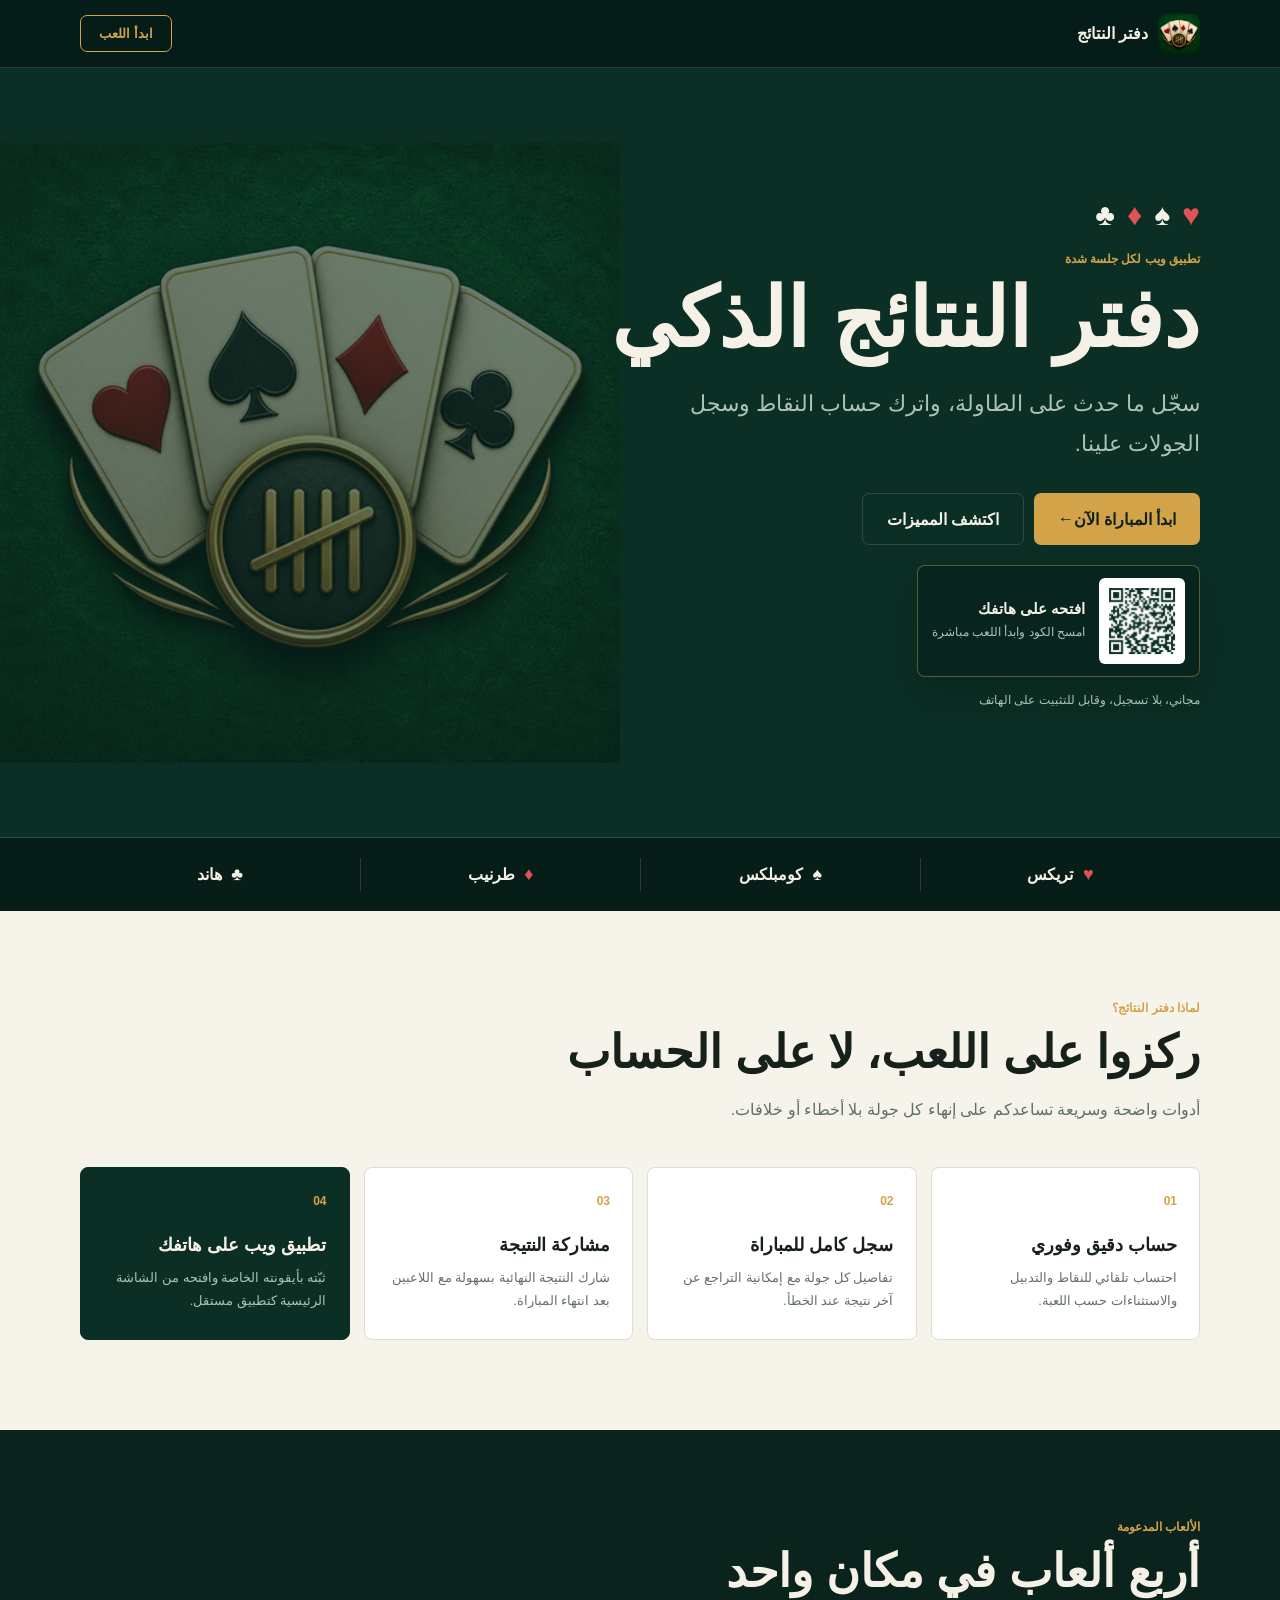
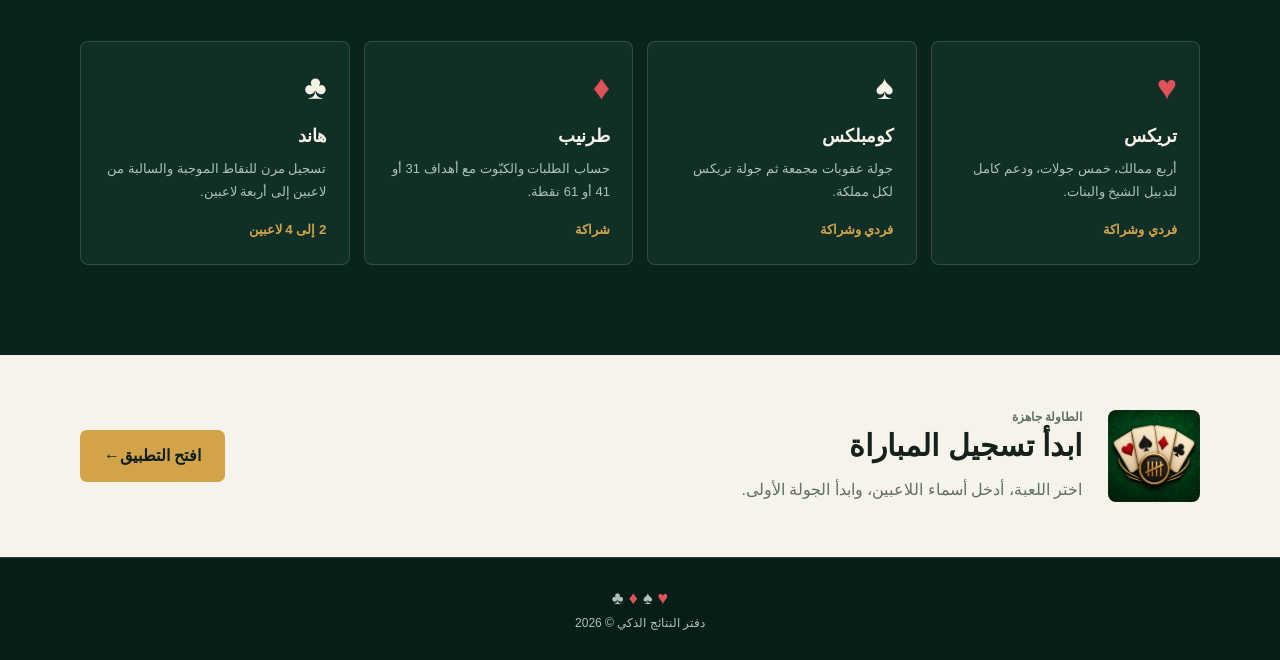
<file: index.html>
<!doctype html>
<html lang="ar" dir="rtl">
<head>
  <meta charset="utf-8">
  <meta name="viewport" content="width=device-width, initial-scale=1">
  <meta name="theme-color" content="#0b2f25">
  <meta name="description" content="دفتر نتائج ذكي لتريكس وكومبلكس وطرنيب وهاند. يحسب النقاط ويحفظ سجل المباراة تلقائيًا.">
  <meta name="application-name" content="دفتر النتائج">
  <meta name="apple-mobile-web-app-capable" content="yes">
  <meta name="apple-mobile-web-app-status-bar-style" content="black-translucent">
  <meta name="apple-mobile-web-app-title" content="دفتر النتائج">
  <title>دفتر النتائج الذكي</title>
  <link rel="manifest" href="app.webmanifest">
  <link rel="icon" type="image/png" sizes="32x32" href="icons/icon-32.png">
  <link rel="apple-touch-icon" sizes="180x180" href="icons/icon-180.png">
  <link rel="stylesheet" href="landing.css">
</head>
<body>
  <nav class="site-nav" aria-label="التنقل الرئيسي">
    <a class="brand" href="/">
      <img src="icons/icon-192.png" alt="">
      <span>دفتر النتائج</span>
    </a>
    <a class="nav-action" href="app.html">ابدأ اللعب</a>
  </nav>

  <main>
    <section class="hero">
      <img class="hero-art" src="icons/icon-512.png" alt="" aria-hidden="true">
      <div class="hero-content">
        <div class="suits" aria-hidden="true">
          <span class="red">♥</span><span>♠</span><span class="red">♦</span><span>♣</span>
        </div>
        <p class="eyebrow">تطبيق ويب لكل جلسة شدة</p>
        <h1>دفتر النتائج الذكي</h1>
        <p class="hero-copy">سجّل ما حدث على الطاولة، واترك حساب النقاط وسجل الجولات علينا.</p>
        <div class="hero-actions">
          <a class="primary-action" href="app.html">ابدأ المباراة الآن <span aria-hidden="true">←</span></a>
          <a class="secondary-action" href="#features">اكتشف المميزات</a>
        </div>
        <div class="hero-qr" aria-label="رابط سريع لفتح التطبيق على الهاتف">
          <img src="icons/qr-render.png" alt="QR code for Daftar Al-Shaddeh">
          <div>
            <strong>افتحه على هاتفك</strong>
            <span>امسح الكود وابدأ اللعب مباشرة</span>
          </div>
        </div>
        
        <p class="hero-note">مجاني، بلا تسجيل، وقابل للتثبيت على الهاتف</p>
      </div>
    </section>

    <section class="game-strip" aria-label="الألعاب المدعومة">
      <span><b class="red">♥</b> تريكس</span>
      <span><b>♠</b> كومبلكس</span>
      <span><b class="red">♦</b> طرنيب</span>
      <span><b>♣</b> هاند</span>
    </section>

    <section class="section features" id="features">
      <div class="section-heading">
        <p class="section-label">لماذا دفتر النتائج؟</p>
        <h2>ركزوا على اللعب، لا على الحساب</h2>
        <p>أدوات واضحة وسريعة تساعدكم على إنهاء كل جولة بلا أخطاء أو خلافات.</p>
      </div>
      <div class="feature-grid">
        <article>
          <span class="feature-mark" aria-hidden="true">01</span>
          <h3>حساب دقيق وفوري</h3>
          <p>احتساب تلقائي للنقاط والتدبيل والاستثناءات حسب اللعبة.</p>
        </article>
        <article>
          <span class="feature-mark" aria-hidden="true">02</span>
          <h3>سجل كامل للمباراة</h3>
          <p>تفاصيل كل جولة مع إمكانية التراجع عن آخر نتيجة عند الخطأ.</p>
        </article>
        <article>
          <span class="feature-mark" aria-hidden="true">03</span>
          <h3>مشاركة النتيجة</h3>
          <p>شارك النتيجة النهائية بسهولة مع اللاعبين بعد انتهاء المباراة.</p>
        </article>
        <article class="featured">
          <span class="feature-mark" aria-hidden="true">04</span>
          <h3>تطبيق ويب على هاتفك</h3>
          <p>ثبّته بأيقونته الخاصة وافتحه من الشاشة الرئيسية كتطبيق مستقل.</p>
        </article>
      </div>
    </section>

    <section class="section games-section">
      <div class="section-heading">
        <p class="section-label">الألعاب المدعومة</p>
        <h2>أربع ألعاب في مكان واحد</h2>
      </div>
      <div class="games-grid">
        <article>
          <span class="game-symbol red">♥</span>
          <h3>تريكس</h3>
          <p>أربع ممالك، خمس جولات، ودعم كامل لتدبيل الشيخ والبنات.</p>
          <small>فردي وشراكة</small>
        </article>
        <article>
          <span class="game-symbol">♠</span>
          <h3>كومبلكس</h3>
          <p>جولة عقوبات مجمعة ثم جولة تريكس لكل مملكة.</p>
          <small>فردي وشراكة</small>
        </article>
        <article>
          <span class="game-symbol red">♦</span>
          <h3>طرنيب</h3>
          <p>حساب الطلبات والكبّوت مع أهداف 31 أو 41 أو 61 نقطة.</p>
          <small>شراكة</small>
        </article>
        <article>
          <span class="game-symbol">♣</span>
          <h3>هاند</h3>
          <p>تسجيل مرن للنقاط الموجبة والسالبة من لاعبين إلى أربعة لاعبين.</p>
          <small>2 إلى 4 لاعبين</small>
        </article>
      </div>
    </section>

    <section class="final-action">
      <img src="icons/icon-192.png" alt="">
      <div>
        <p class="section-label">الطاولة جاهزة</p>
        <h2>ابدأ تسجيل المباراة</h2>
        <p>اختر اللعبة، أدخل أسماء اللاعبين، وابدأ الجولة الأولى.</p>
      </div>
      <a class="primary-action" href="app.html">افتح التطبيق <span aria-hidden="true">←</span></a>
    </section>
  </main>

  <footer>
    <span><b class="red">♥</b> ♠ <b class="red">♦</b> ♣</span>
    <p>دفتر النتائج الذكي © 2026</p>
  </footer>
</body>
</html>
</file>
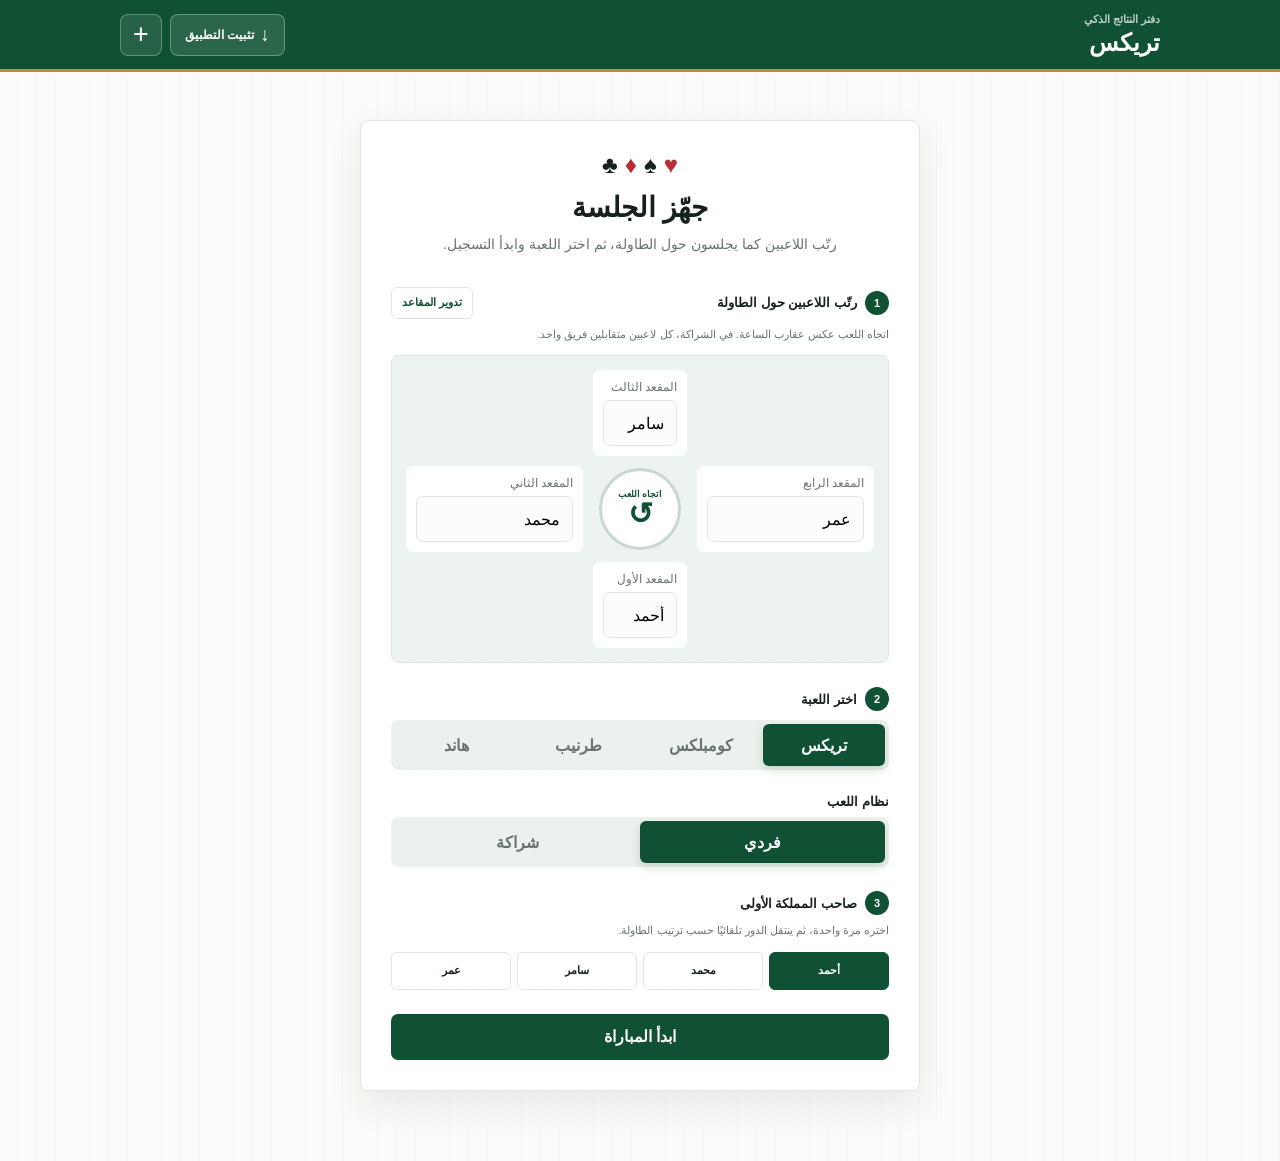
<file: app.html>
<!doctype html>
<html lang="ar" dir="rtl">
<head>
  <meta charset="utf-8">
  <meta name="viewport" content="width=device-width, initial-scale=1">
  <meta name="theme-color" content="#0f5132">
  <meta name="application-name" content="دفتر النتائج">
  <meta name="apple-mobile-web-app-capable" content="yes">
  <meta name="apple-mobile-web-app-status-bar-style" content="black-translucent">
  <meta name="apple-mobile-web-app-title" content="دفتر النتائج">
  <link rel="manifest" href="app.webmanifest">
  <link rel="icon" type="image/png" sizes="32x32" href="icons/icon-32.png">
  <link rel="apple-touch-icon" sizes="180x180" href="icons/icon-180.png">
  <title>دفتر تريكس</title>
  <link rel="stylesheet" href="styles.css">
</head>
<body>
  <header class="app-header">
    <div>
      <p class="eyebrow">دفتر النتائج الذكي</p>
      <h1>تريكس</h1>
    </div>
    <div class="header-actions">
      <button class="install-button" id="installAppButton" type="button">
        <span class="install-symbol" aria-hidden="true">↓</span>
        <span>تثبيت التطبيق</span>
      </button>
      <button class="icon-button" id="newGameButton" title="مباراة جديدة" aria-label="مباراة جديدة">
        <span aria-hidden="true">+</span>
      </button>
    </div>
  </header>

  <main>
    <section class="screen active" id="setupScreen">
      <div class="setup-intro">
        <div class="deck-mark" aria-hidden="true">
          <span class="red">♥</span><span>♠</span><span class="red">♦</span><span>♣</span>
        </div>
        <h2>جهّز الجلسة</h2>
        <p>رتّب اللاعبين كما يجلسون حول الطاولة، ثم اختر اللعبة وابدأ التسجيل.</p>
      </div>

      <div class="control-group table-control">
        <div class="control-heading">
          <div>
            <span class="step-number">1</span>
            <span class="control-label">رتّب اللاعبين حول الطاولة</span>
          </div>
          <button class="small-action" id="rotateSeatsButton" type="button">تدوير المقاعد</button>
        </div>
        <p class="control-help">اتجاه اللعب عكس عقارب الساعة. في الشراكة، كل لاعبين متقابلين فريق واحد.</p>
        <div class="players-form table-seats" id="playersForm"></div>
      </div>

      <div class="control-group">
        <div class="control-heading">
          <div>
            <span class="step-number">2</span>
            <span class="control-label">اختر اللعبة</span>
          </div>
        </div>
        <div class="segmented game-segmented" role="radiogroup" aria-label="اللعبة">
          <button class="segment game-choice active" data-game="trix" role="radio" aria-checked="true">تريكس</button>
          <button class="segment game-choice" data-game="complex" role="radio" aria-checked="false">كومبلكس</button>
          <button class="segment game-choice" data-game="tarneeb" role="radio" aria-checked="false">طرنيب</button>
          <button class="segment game-choice" data-game="hand" role="radio" aria-checked="false">هاند</button>
        </div>
      </div>

      <div class="control-group" id="modeControl">
        <span class="control-label">نظام اللعب</span>
        <div class="segmented" role="radiogroup" aria-label="نظام اللعب">
          <button class="segment mode-choice active" data-mode="individual" role="radio" aria-checked="true">فردي</button>
          <button class="segment mode-choice" data-mode="partnership" role="radio" aria-checked="false">شراكة</button>
        </div>
      </div>

      <div class="control-group hidden" id="targetControl">
        <span class="control-label">تنتهي المباراة عند</span>
        <div class="segmented target-segmented" role="radiogroup" aria-label="نقاط نهاية المباراة">
          <button class="segment target-choice active" data-target="31" role="radio" aria-checked="true">31</button>
          <button class="segment target-choice" data-target="41" role="radio" aria-checked="false">41</button>
          <button class="segment target-choice" data-target="61" role="radio" aria-checked="false">61</button>
        </div>
      </div>

      <div class="control-group hidden" id="handPlayerCountControl">
        <span class="control-label">عدد لاعبي هاند</span>
        <div class="segmented hand-player-count-segmented" role="radiogroup" aria-label="عدد لاعبي هاند">
          <button class="segment hand-player-count-choice" data-player-count="2" role="radio" aria-checked="false">لاعبان</button>
          <button class="segment hand-player-count-choice" data-player-count="3" role="radio" aria-checked="false">3 لاعبين</button>
          <button class="segment hand-player-count-choice active" data-player-count="4" role="radio" aria-checked="true">4 لاعبين</button>
        </div>
        <small class="control-help hand-count-help">الشراكة متاحة فقط عند اختيار أربعة لاعبين.</small>
      </div>

      <div class="control-group hidden" id="handEndControl">
        <span class="control-label">طريقة إنهاء هاند</span>
        <div class="segmented hand-end-segmented" role="radiogroup" aria-label="طريقة إنهاء هاند">
          <button class="segment hand-end-choice active" data-hand-end="manual" role="radio" aria-checked="true">يدوي</button>
          <button class="segment hand-end-choice" data-hand-end="five" role="radio" aria-checked="false">بعد 5 جولات</button>
          <button class="segment hand-end-choice" data-hand-end="minus200" role="radio" aria-checked="false">عند سالب 200</button>
        </div>
      </div>

      <div class="control-group" id="starterControl">
        <div class="control-heading">
          <div>
            <span class="step-number">3</span>
            <span class="control-label">صاحب المملكة الأولى</span>
          </div>
        </div>
        <p class="control-help">اختره مرة واحدة، ثم ينتقل الدور تلقائيًا حسب ترتيب الطاولة.</p>
        <div class="starter-options" id="starterOptions"></div>
      </div>

      <button class="primary-button" id="startGameButton">ابدأ المباراة</button>
    </section>

    <section class="screen" id="gameScreen">
      <section class="score-strip" id="scoreStrip" aria-label="النتائج الحالية"></section>

      <div class="game-layout">
        <div class="game-main">
          <section class="round-picker">
            <div class="section-heading">
              <div>
                <p class="eyebrow">اختر الجولة</p>
                <h2 id="roundHeading">ماذا لعبتم؟</h2>
                <div class="kingdom-status" id="kingdomStatus"></div>
              </div>
              <span class="round-counter" id="roundCounter">0 جولة</span>
            </div>
            <div class="round-tabs" id="roundTabs"></div>
          </section>

          <section class="round-workspace" id="roundWorkspace"></section>

          <section class="history-section">
            <div class="section-heading compact">
              <div>
                <p class="eyebrow">سجل المباراة</p>
                <h2>الجولات السابقة</h2>
              </div>
              <button class="text-button" id="undoButton" disabled>تراجع</button>
            </div>
            <div class="history-list" id="historyList">
              <p class="empty-state">لم تُسجّل أي جولة بعد.</p>
            </div>
          </section>
        </div>

        <aside class="quick-guide" id="quickGuide">
          <button class="quick-guide-toggle" id="quickGuideToggle" aria-expanded="true">
            <span>دليل سريع</span>
            <span aria-hidden="true">⌃</span>
          </button>
          <div class="quick-guide-content" id="quickGuideContent"></div>
        </aside>
      </div>
    </section>
  </main>

  <div class="toast" id="toast" role="status" aria-live="polite"></div>

  <dialog id="iosInstallDialog">
    <div class="dialog-content install-dialog-content">
      <img src="icons/icon-180.png" alt="" class="install-dialog-icon">
      <h2>تثبيت التطبيق على الآيفون</h2>
      <ol class="install-steps">
        <li>افتح الموقع باستخدام متصفح سفاري.</li>
        <li>اضغط زر المشاركة أسفل الشاشة.</li>
        <li>اختر «إضافة إلى الشاشة الرئيسية» ثم اضغط «إضافة».</li>
      </ol>
      <button class="primary-button" id="closeIosInstallDialog" type="button">حسنًا</button>
    </div>
  </dialog>

  <dialog id="confirmDialog">
    <div class="dialog-content">
      <h2 id="dialogTitle">تأكيد الجولة</h2>
      <div id="dialogSummary"></div>
      <div class="dialog-actions">
        <button class="secondary-button" id="cancelDialogButton">عودة</button>
        <button class="primary-button" id="confirmDialogButton">حفظ الجولة</button>
      </div>
    </div>
  </dialog>

  <script src="scoring.js"></script>
  <script src="progression.js"></script>
  <script src="tarneeb-scoring.js"></script>
  <script src="hand-end.js"></script>
  <script src="hand-players.js"></script>
  <script src="complex-scoring.js"></script>
  <script src="seating.js"></script>
  <script src="app.js"></script>
</body>
</html>
</file>
<file: landing.css>
:root {
  --ink: #f5f1e6;
  --muted: #aec2b8;
  --dark: #071d18;
  --green: #0b2f25;
  --green-light: #155943;
  --gold: #d3a34a;
  --red: #e05258;
  --paper: #f6f3eb;
  --paper-ink: #17211b;
  --line: rgba(255,255,255,.14);
}

* { box-sizing: border-box; }
html { scroll-behavior: smooth; }
body {
  margin: 0;
  color: var(--ink);
  background: var(--dark);
  font-family: "Segoe UI", Tahoma, Arial, sans-serif;
}
a { color: inherit; text-decoration: none; }
.red { color: var(--red); }

.site-nav {
  position: sticky;
  top: 0;
  z-index: 20;
  display: flex;
  align-items: center;
  justify-content: space-between;
  min-height: 68px;
  padding: 10px max(18px, calc((100vw - 1120px) / 2));
  background: rgba(7,29,24,.96);
  border-bottom: 1px solid var(--line);
}
.brand { display: flex; align-items: center; gap: 10px; font-weight: 900; }
.brand img { width: 42px; height: 42px; border-radius: 8px; }
.nav-action {
  padding: 10px 18px;
  border: 1px solid var(--gold);
  border-radius: 7px;
  color: var(--gold);
  font-size: 13px;
  font-weight: 900;
}

.hero {
  position: relative;
  display: flex;
  align-items: center;
  min-height: calc(100svh - 130px);
  overflow: hidden;
  padding: 72px max(20px, calc((100vw - 1120px) / 2));
  background: var(--green);
  border-bottom: 1px solid var(--line);
}
.hero-art {
  position: absolute;
  left: max(-70px, calc((100vw - 1280px) / 2));
  width: min(54vw, 620px);
  opacity: .40;
  filter: saturate(.85);
}
.hero-content { position: relative; z-index: 1; width: min(650px, 100%); }
.suits { display: flex; gap: 12px; margin-bottom: 20px; font-size: 30px; }
.eyebrow, .section-label {
  margin: 0 0 10px;
  color: var(--gold);
  font-size: 12px;
  font-weight: 900;
}
.hero h1 {
  max-width: 650px;
  margin: 0;
  font-size: clamp(42px, 7vw, 82px);
  line-height: 1.05;
}
.hero-copy {
  max-width: 580px;
  margin: 22px 0 30px;
  color: var(--muted);
  font-size: clamp(17px, 2vw, 22px);
  line-height: 1.8;
}
.hero-actions { display: flex; flex-wrap: wrap; gap: 10px; }
.primary-action, .secondary-action {
  display: inline-flex;
  align-items: center;
  justify-content: center;
  min-height: 52px;
  padding: 0 24px;
  border-radius: 7px;
  font-weight: 900;
}
.primary-action { color: #102018; background: var(--gold); }
.secondary-action { border: 1px solid var(--line); color: var(--ink); }
.hero-note { margin: 16px 0 0; color: var(--muted); font-size: 12px; }
.hero-qr {
  display: inline-flex;
  align-items: center;
  gap: 14px;
  max-width: min(100%, 390px);
  margin-top: 20px;
  padding: 12px 14px;
  border: 1px solid rgba(211, 163, 74, .42);
  border-radius: 8px;
  background: rgba(7, 29, 24, .54);
  box-shadow: 0 18px 44px rgba(0, 0, 0, .18);
}
.hero-qr img {
  width: 86px;
  height: 86px;
  padding: 6px;
  border-radius: 6px;
  background: #fff;
}
.hero-qr strong,
.hero-qr span {
  display: block;
}
.hero-qr strong {
  color: var(--ink);
  font-size: 15px;
  font-weight: 900;
}
.hero-qr span {
  margin-top: 4px;
  color: var(--muted);
  font-size: 12px;
  line-height: 1.7;
}

.game-strip {
  display: grid;
  grid-template-columns: repeat(4, 1fr);
  width: min(1120px, calc(100% - 36px));
  margin: 0 auto;
  padding: 20px 0;
}
.game-strip span {
  padding: 6px 14px;
  border-left: 1px solid var(--line);
  text-align: center;
  font-weight: 800;
}
.game-strip span:last-child { border-left: 0; }
.game-strip b { margin-left: 5px; font-size: 18px; }

.section { padding: 90px max(20px, calc((100vw - 1120px) / 2)); }
.features { color: var(--paper-ink); background: var(--paper); }
.section-heading { max-width: 650px; margin-bottom: 42px; }
.section-heading h2, .final-action h2 {
  margin: 0 0 12px;
  font-size: clamp(30px, 4vw, 46px);
  line-height: 1.2;
}
.section-heading > p:last-child, .final-action p {
  color: #607068;
  line-height: 1.8;
}
.feature-grid, .games-grid {
  display: grid;
  grid-template-columns: repeat(4, 1fr);
  gap: 14px;
}
.feature-grid article, .games-grid article {
  min-width: 0;
  padding: 26px 22px;
  border: 1px solid #d8ded9;
  border-radius: 8px;
  background: #fff;
}
.feature-grid article.featured {
  color: var(--ink);
  background: var(--green);
  border-color: var(--green);
}
.feature-mark {
  display: block;
  margin-bottom: 26px;
  color: var(--gold);
  font-size: 12px;
  font-weight: 900;
}
.feature-grid h3, .games-grid h3 { margin: 0 0 10px; font-size: 18px; }
.feature-grid p, .games-grid p {
  margin: 0;
  color: #647169;
  font-size: 13px;
  line-height: 1.8;
}
.feature-grid .featured p { color: var(--muted); }

.games-section { background: #0a231d; }
.games-grid article { color: var(--ink); background: #102f27; border-color: var(--line); }
.games-grid p { color: var(--muted); }
.game-symbol { display: block; margin-bottom: 18px; font-size: 34px; }
.games-grid small {
  display: inline-block;
  margin-top: 18px;
  color: var(--gold);
  font-weight: 800;
}

.final-action {
  display: grid;
  grid-template-columns: 92px 1fr auto;
  align-items: center;
  gap: 26px;
  padding: 52px max(20px, calc((100vw - 1120px) / 2));
  color: var(--paper-ink);
  background: var(--paper);
}
.final-action img { width: 92px; height: 92px; border-radius: 8px; }
.final-action h2 { font-size: 30px; }
.final-action p { margin: 0; }

footer {
  padding: 30px 20px;
  color: var(--muted);
  text-align: center;
  border-top: 1px solid var(--line);
  font-size: 12px;
}
footer span { font-size: 18px; }
footer p { margin: 7px 0 0; }

@media (max-width: 860px) {
  .hero-art { left: -160px; width: 620px; opacity: .22; }
  .feature-grid, .games-grid { grid-template-columns: 1fr 1fr; }
}

@media (max-width: 600px) {
  .hero-qr { width: 100%; }
  .hero-qr img { width: 76px; height: 76px; }
  .site-nav { min-height: 60px; }
  .brand img { width: 36px; height: 36px; }
  .hero {
    min-height: calc(100svh - 116px);
    padding-top: 54px;
    padding-bottom: 54px;
  }
  .hero-art { left: -210px; width: 570px; }
  .hero h1 { font-size: 44px; }
  .hero-actions { align-items: stretch; flex-direction: column; }
  .game-strip { grid-template-columns: 1fr 1fr; }
  .game-strip span { border-bottom: 1px solid var(--line); }
  .game-strip span:nth-child(2) { border-left: 0; }
  .feature-grid, .games-grid { grid-template-columns: 1fr; }
  .section { padding-top: 64px; padding-bottom: 64px; }
  .final-action { grid-template-columns: 68px 1fr; gap: 15px; }
  .final-action img { width: 68px; height: 68px; }
  .final-action .primary-action { grid-column: 1 / -1; }
}

@media (prefers-reduced-motion: reduce) {
  * { scroll-behavior: auto !important; }
}
</file>
<file: styles.css>
:root {
  --ink: #17211b;
  --muted: #68756d;
  --paper: #f5f2e9;
  --surface: #ffffff;
  --line: #dfe5df;
  --green: #0f5132;
  --green-soft: #e3f1e9;
  --gold: #c48a2c;
  --red: #ba2d35;
  --blue: #315a7d;
  --shadow: 0 14px 36px rgba(23, 33, 27, .09);
}

* { box-sizing: border-box; }

html { scroll-behavior: smooth; }

body {
  margin: 0;
  min-height: 100vh;
  overflow-x: hidden;
  background:
    linear-gradient(rgba(255,255,255,.72), rgba(255,255,255,.72)),
    repeating-linear-gradient(90deg, #e7e1d3 0, #e7e1d3 1px, transparent 1px, transparent 18px),
    var(--paper);
  color: var(--ink);
  font-family: "Segoe UI", Tahoma, Arial, sans-serif;
}

button, input { font: inherit; }
button { cursor: pointer; }
.hidden { display: none !important; }

.app-header {
  position: sticky;
  top: 0;
  z-index: 20;
  display: flex;
  align-items: center;
  justify-content: space-between;
  min-height: 72px;
  padding: 12px max(18px, calc((100vw - 1040px) / 2));
  color: #fff;
  background: var(--green);
  border-bottom: 3px solid var(--gold);
}

.app-header h1, .section-heading h2, .setup-intro h2 { margin: 0; }
.app-header h1 { font-size: 24px; letter-spacing: 0; }
.eyebrow { margin: 0 0 3px; color: inherit; font-size: 11px; font-weight: 700; opacity: .72; }

.header-actions {
  display: flex;
  align-items: center;
  gap: 8px;
}

.install-button {
  display: inline-flex;
  align-items: center;
  justify-content: center;
  min-height: 42px;
  padding: 0 14px;
  border: 1px solid rgba(255,255,255,.30);
  border-radius: 8px;
  color: #fff;
  background: rgba(255,255,255,.12);
  font-size: 12px;
  font-weight: 800;
}

.install-button:hover { background: rgba(255,255,255,.20); }
.install-symbol { margin-left: 6px; font-size: 19px; line-height: 1; }

.icon-button {
  width: 42px;
  height: 42px;
  border: 1px solid rgba(255,255,255,.28);
  border-radius: 8px;
  color: #fff;
  background: rgba(255,255,255,.10);
  font-size: 27px;
  line-height: 1;
}

main { width: min(1040px, 100%); margin: 0 auto; padding: 28px 18px 70px; }
.screen { display: none; }
.screen.active { display: block; }

#setupScreen {
  width: min(560px, 100%);
  margin: 20px auto 0;
  padding: 30px;
  background: rgba(255,255,255,.94);
  border: 1px solid var(--line);
  border-radius: 8px;
  box-shadow: var(--shadow);
}

.setup-intro { text-align: center; margin-bottom: 30px; }
.setup-intro h2 { margin-top: 12px; font-size: 28px; }
.setup-intro p { margin: 8px auto 0; max-width: 430px; color: var(--muted); line-height: 1.75; font-size: 14px; }
.deck-mark { display: flex; justify-content: center; gap: 7px; font-size: 24px; }
.red { color: var(--red); }

.control-group { margin-bottom: 24px; }
.control-label { display: block; margin-bottom: 8px; font-size: 13px; font-weight: 700; }
.control-heading {
  display: flex;
  align-items: center;
  justify-content: space-between;
  gap: 12px;
  margin-bottom: 9px;
}
.control-heading > div { display: flex; align-items: center; gap: 8px; }
.control-heading .control-label { margin: 0; }
.step-number {
  display: inline-flex;
  align-items: center;
  justify-content: center;
  width: 24px;
  height: 24px;
  border-radius: 50%;
  color: #fff;
  background: var(--green);
  font-size: 11px;
  font-weight: 900;
}
.control-help {
  margin: -2px 0 12px;
  color: var(--muted);
  font-size: 11px;
  line-height: 1.6;
}
.small-action {
  min-height: 32px;
  padding: 0 10px;
  border: 1px solid var(--line);
  border-radius: 6px;
  color: var(--green);
  background: #fff;
  font-size: 11px;
  font-weight: 800;
}
.segmented { display: grid; grid-template-columns: 1fr 1fr; padding: 4px; background: #edf1ed; border-radius: 8px; }
.game-segmented { grid-template-columns: repeat(4, 1fr); }
.target-segmented { grid-template-columns: repeat(3, 1fr); }
.hand-player-count-segmented { grid-template-columns: repeat(3, 1fr); }
.hand-end-segmented { grid-template-columns: repeat(3, 1fr); }
.hand-count-help { display: block; margin-top: 7px; }
.segment { min-height: 42px; border: 0; border-radius: 6px; color: var(--muted); background: transparent; font-weight: 700; }
.segment.active { color: #fff; background: var(--green); box-shadow: 0 4px 10px rgba(15,81,50,.18); }

.players-form { margin-bottom: 22px; }
.table-seats {
  display: grid;
  grid-template-columns: minmax(0, 1fr) 94px minmax(0, 1fr);
  grid-template-areas:
    ". top ."
    "left center right"
    ". bottom .";
  align-items: center;
  gap: 10px;
  padding: 14px;
  border: 1px solid var(--line);
  border-radius: 8px;
  background: #edf3ee;
}
.seat-top { grid-area: top; }
.seat-right { grid-area: right; }
.seat-bottom { grid-area: bottom; }
.seat-left { grid-area: left; }
.table-center {
  grid-area: center;
  display: flex;
  align-items: center;
  justify-content: center;
  flex-direction: column;
  width: 82px;
  height: 82px;
  margin: auto;
  border: 3px solid #c8d9cf;
  border-radius: 50%;
  color: var(--green);
  background: #fff;
}
.table-center span { font-size: 9px; font-weight: 800; }
.table-center strong { font-size: 30px; line-height: 1; }
.table-seat {
  min-width: 0;
  padding: 8px;
  border: 2px solid transparent;
  border-radius: 7px;
  background: #fff;
}
.table-seat.team-a { border-color: #a8c9b6; }
.table-seat.team-b { border-color: #d8c394; }
.table-count-2 {
  grid-template-areas:
    ". top ."
    ". center ."
    ". bottom .";
}
.table-count-3 {
  grid-template-areas:
    ". . ."
    "left center right"
    ". bottom .";
}
.player-field label { display: block; margin-bottom: 6px; color: var(--muted); font-size: 12px; }
.player-field input {
  width: 100%;
  min-width: 0;
  min-height: 46px;
  padding: 0 12px;
  border: 1px solid var(--line);
  border-radius: 7px;
  outline: none;
  background: #fbfcfb;
}
.player-field input:focus { border-color: var(--green); box-shadow: 0 0 0 3px var(--green-soft); }
.team-hint { display: block; margin-top: 4px; color: var(--gold); font-size: 10px; font-weight: 700; }
.starter-options { display: grid; grid-template-columns: repeat(4, 1fr); gap: 6px; }

.primary-button, .secondary-button {
  min-height: 46px;
  padding: 0 20px;
  border-radius: 7px;
  font-weight: 800;
}
.primary-button { width: 100%; border: 0; color: #fff; background: var(--green); }
.primary-button:disabled { cursor: not-allowed; opacity: .45; }
.secondary-button { border: 1px solid var(--line); color: var(--ink); background: #fff; }

.score-strip {
  display: grid;
  grid-template-columns: repeat(4, 1fr);
  gap: 8px;
  margin-bottom: 18px;
}
.score-strip.partnership { grid-template-columns: repeat(2, 1fr); }
.score-player {
  min-width: 0;
  padding: 12px 8px;
  text-align: center;
  background: #fff;
  border: 1px solid var(--line);
  border-top: 4px solid var(--green);
  border-radius: 7px;
  box-shadow: 0 6px 16px rgba(23,33,27,.05);
}
.score-player.team-b { border-top-color: var(--gold); }
.score-name { display: block; overflow: hidden; text-overflow: ellipsis; white-space: nowrap; color: var(--muted); font-size: 11px; }
.score-value { display: block; margin-top: 4px; font-size: 25px; font-weight: 900; direction: ltr; }

.game-layout { display: grid; grid-template-columns: minmax(0, 1fr) 235px; align-items: start; gap: 14px; }
.game-main { min-width: 0; }
.quick-guide {
  position: sticky;
  top: 90px;
  overflow: hidden;
  border: 1px solid #c7d9cb;
  border-radius: 8px;
  background: #f7fbf8;
  box-shadow: 0 8px 24px rgba(23,33,27,.05);
}
.quick-guide-toggle {
  width: 100%;
  min-height: 46px;
  display: flex;
  align-items: center;
  justify-content: space-between;
  padding: 0 14px;
  border: 0;
  color: #fff;
  background: var(--green);
  font-weight: 900;
}
.quick-guide-content { padding: 15px 14px; }
.quick-guide-content h3 { margin: 0 0 10px; font-size: 14px; }
.quick-guide-content ol { margin: 0; padding: 0 20px 0 0; }
.quick-guide-content li { margin-bottom: 9px; color: var(--muted); font-size: 11px; line-height: 1.65; }
.quick-guide-content p {
  margin: 12px 0 0;
  padding: 8px;
  border-right: 3px solid var(--gold);
  color: #6f5522;
  background: #fff8e8;
  font-size: 10px;
  line-height: 1.6;
}
.quick-guide.collapsed .quick-guide-content { display: none; }

.round-picker, .round-workspace, .history-section {
  margin-bottom: 18px;
  padding: 22px;
  background: rgba(255,255,255,.95);
  border: 1px solid var(--line);
  border-radius: 8px;
  box-shadow: 0 8px 24px rgba(23,33,27,.05);
}
.section-heading { display: flex; align-items: end; justify-content: space-between; gap: 16px; margin-bottom: 16px; }
.section-heading.compact { align-items: center; }
.section-heading h2 { font-size: 20px; }
.round-counter { color: var(--muted); font-size: 12px; }
.kingdom-status { display: flex; align-items: center; gap: 7px; flex-wrap: wrap; margin-top: 8px; }
.kingdom-status > span { color: var(--muted); font-size: 11px; font-weight: 700; }
.kingdom-owner {
  min-height: 28px;
  padding: 3px 9px;
  border: 1px solid #c9dacd;
  border-radius: 6px;
  color: var(--green);
  background: var(--green-soft);
  font-size: 10px;
  font-weight: 800;
}
.kingdom-owner:disabled { cursor: default; opacity: 1; }

.round-tabs {
  display: grid;
  grid-template-columns: repeat(5, 1fr);
  gap: 8px;
}
.round-tabs.tarneeb-tabs { grid-template-columns: repeat(4, 1fr); }
.round-tabs.hand-tabs { grid-template-columns: 1fr; }
.round-tabs.complex-tabs { grid-template-columns: repeat(2, 1fr); }
.round-tab {
  min-height: 72px;
  padding: 7px 4px;
  border: 1px solid var(--line);
  border-radius: 7px;
  color: var(--ink);
  background: #fff;
  font-size: 11px;
  font-weight: 800;
}
.round-tab .tab-symbol { display: block; margin-bottom: 4px; font-size: 25px; line-height: 1; }
.round-tab.active { color: #fff; border-color: var(--green); background: var(--green); }
.round-tab.completed {
  position: relative;
  color: #456052;
  border-color: #a8c5b1;
  background: #e4f1e8;
}
.round-tab.completed .red { color: #8f5f62; }
.completed-mark {
  position: absolute;
  top: 5px;
  left: 5px;
  display: flex;
  align-items: center;
  justify-content: center;
  width: 18px;
  height: 18px;
  border-radius: 50%;
  color: #fff;
  background: var(--green);
  font-size: 11px;
}

.workspace-head { margin-bottom: 18px; }
.workspace-head h3 { margin: 0 0 5px; font-size: 20px; }
.workspace-head p { margin: 0; color: var(--muted); font-size: 13px; line-height: 1.7; }
.workspace-actions { display: flex; gap: 8px; margin-top: 16px; }
.workspace-actions .primary-button { flex: 1; }
.workspace-actions .secondary-button { flex: 1; }
.finish-game-button { color: var(--red); border-color: #e1b9bc; }
.finish-game-button:disabled { cursor: not-allowed; color: var(--muted); border-color: var(--line); opacity: .55; }

.tarneeb-field { margin-bottom: 20px; }
.tarneeb-team-grid { display: grid; grid-template-columns: 1fr 1fr; gap: 8px; }
.bid-grid { display: grid; grid-template-columns: repeat(7, 1fr); gap: 6px; }
.bid-button {
  min-height: 52px; padding: 5px 2px; border: 1px solid var(--line); border-radius: 7px;
  color: var(--ink); background: #fff; font-size: 16px; font-weight: 900;
}
.bid-button strong, .bid-button small { display: block; }
.bid-button small { margin-top: 2px; font-size: 8px; }
.bid-button.active { color: #fff; border-color: var(--green); background: var(--green); }
.tarneeb-tricks { display: grid; grid-template-columns: 52px 90px 52px; align-items: center; justify-content: center; gap: 8px; direction: ltr; }
.tarneeb-tricks button {
  width: 52px; height: 48px; border: 1px solid var(--line); border-radius: 7px;
  color: var(--green); background: #fff; font-size: 26px;
}
.tarneeb-tricks strong { text-align: center; font-size: 38px; }
.tarneeb-tricks-summary { display: grid; grid-template-columns: 1fr 1fr; gap: 7px; margin-top: 10px; }
.tarneeb-tricks-summary span { padding: 8px; border-radius: 6px; background: #edf1ed; text-align: center; color: var(--muted); font-size: 11px; }
.tarneeb-tricks-summary b { color: var(--ink); font-size: 15px; }
.tarneeb-preview { display: grid; grid-template-columns: 1fr 1fr; gap: 7px; padding: 10px; border: 1px dashed #b8cabd; border-radius: 7px; background: #f1f8f3; }
.tarneeb-preview span { text-align: center; color: var(--muted); font-size: 11px; }
.tarneeb-preview strong { display: block; margin-top: 2px; color: var(--green); font-size: 17px; direction: ltr; }
.tarneeb-preview .full-row, .tarneeb-tricks-summary .full-row { grid-column: 1 / -1; }
.selection-warning { margin: 8px 0 0; color: var(--red); text-align: center; font-size: 10px; font-weight: 800; }
.selection-required { padding: 28px 12px; text-align: center; }
.selection-required > span {
  display: flex; align-items: center; justify-content: center;
  width: 50px; height: 50px; margin: 0 auto 12px; border-radius: 50%;
  color: #fff; background: var(--gold); font-size: 28px; font-weight: 900;
}
.selection-required h3 { margin: 0 0 6px; font-size: 18px; }
.selection-required p { margin: 0; color: var(--muted); font-size: 11px; line-height: 1.7; }

.hand-round-banner {
  padding: 13px;
  border: 1px solid #c7d9cb;
  border-radius: 7px;
  background: #f1f8f3;
  text-align: center;
}
.hand-round-banner strong { display: block; color: var(--green); font-size: 14px; }
.hand-round-banner span { display: block; margin-top: 3px; color: var(--muted); font-size: 10px; }
.hand-step { margin-bottom: 12px; padding: 14px; border: 1px solid var(--line); border-radius: 7px; background: #fafcfb; }
.hand-step-head { display: flex; align-items: flex-start; gap: 10px; margin-bottom: 12px; }
.hand-step-head > span {
  display: flex; align-items: center; justify-content: center; flex: 0 0 28px;
  width: 28px; height: 28px; border-radius: 50%; color: #fff; background: var(--green); font-size: 12px; font-weight: 900;
}
.hand-step-head h3 { margin: 0; font-size: 14px; }
.hand-step-head p { margin: 2px 0 0; color: var(--muted); font-size: 9px; }
.hand-maker-options { display: grid; grid-template-columns: repeat(5, 1fr); gap: 6px; }
.hand-dynamic-grid { grid-template-columns: repeat(var(--hand-grid-count), minmax(0, 1fr)); }
.hand-score-entry-grid { display: grid; grid-template-columns: repeat(4, 1fr); gap: 9px; }
.hand-score-entry {
  min-width: 0;
  padding: 13px 10px;
  border: 1px solid var(--line);
  border-radius: 7px;
  background: #fafcfb;
  text-align: center;
}
.hand-score-entry > strong { display: block; overflow: hidden; text-overflow: ellipsis; white-space: nowrap; margin-bottom: 10px; font-size: 12px; }
.hand-entry-controls { display: grid; grid-template-columns: 66px 1fr; align-items: stretch; gap: 6px; }
.hand-sign-control { display: grid; grid-template-columns: 1fr 1fr; gap: 3px; }
.hand-sign-control button {
  min-height: 48px;
  padding: 2px;
  border: 1px solid var(--line);
  border-radius: 6px;
  color: var(--muted);
  background: #fff;
  font-size: 19px;
  font-weight: 900;
}
.hand-sign-control button.active.positive { color: #fff; border-color: var(--green); background: var(--green); }
.hand-sign-control button.active.negative { color: #fff; border-color: var(--red); background: var(--red); }
.hand-score-input { position: relative; }
.hand-score-input input {
  width: 100%;
  min-height: 48px;
  padding: 4px 8px 15px;
  border: 1px solid var(--line);
  border-radius: 6px;
  outline: none;
  background: #fff;
  text-align: center;
  font-size: 21px;
  font-weight: 900;
  direction: ltr;
}
.hand-score-input input:focus { border-color: var(--green); box-shadow: 0 0 0 3px var(--green-soft); }
.hand-score-input span { position: absolute; right: 0; bottom: 3px; left: 0; color: var(--muted); font-size: 8px; }
.hand-score-entry > small { display: block; margin-top: 7px; font-size: 9px; font-weight: 900; direction: rtl; }
.hand-score-entry > small.positive { color: var(--green); }
.hand-score-entry > small.negative { color: var(--red); }
.hand-step.save-step { background: #f1f8f3; border-color: #c7d9cb; }
.finish-hand-area { margin-top: 18px; padding-top: 14px; border-top: 1px solid var(--line); text-align: center; }
.finish-game-link { border: 0; color: var(--red); background: transparent; font-size: 11px; font-weight: 900; text-decoration: underline; text-underline-offset: 3px; }
.finish-game-link:disabled { cursor: not-allowed; color: var(--muted); opacity: .5; }
.finish-hand-area small { display: block; margin-top: 5px; color: var(--muted); font-size: 8px; }

.complex-part { margin-bottom: 13px; padding: 14px; border: 1px solid var(--line); border-radius: 7px; background: #fafcfb; }
.complex-part-title { display: flex; align-items: center; gap: 10px; margin-bottom: 12px; }
.complex-part-title .playing-card { width: 38px; height: 53px; font-size: 20px; }
.complex-part-title strong { font-size: 14px; }
.queen-mark, .counter-symbol {
  display: flex; align-items: center; justify-content: center;
  width: 38px; height: 45px; border: 1px solid #bdc6bf; border-radius: 6px;
  color: var(--ink); background: #fff; font-family: Georgia, serif; font-size: 22px; font-weight: 900;
}
.complex-player-choices { display: grid; grid-template-columns: repeat(4, 1fr); gap: 5px; }
.complex-double-toggle { margin-top: 10px; }
.complex-queens { display: grid; gap: 8px; }
.complex-queen {
  display: grid; grid-template-columns: 52px 1fr; align-items: start; gap: 9px;
  padding: 9px; border: 1px solid var(--line); border-radius: 7px; background: #fff;
}
.complex-queen > .playing-card { width: 46px; height: 64px; }
.complex-queen small { display: block; margin-bottom: 5px; color: var(--muted); font-size: 9px; }
.complex-queen-double { display: grid; grid-template-columns: repeat(5, 1fr); gap: 4px; margin-top: 6px; }
.complex-queen-double .choice-button, .complex-player-choices .choice-button { min-height: 34px; padding: 3px; font-size: 9px; }

.player-targets { display: grid; grid-template-columns: repeat(4, 1fr); gap: 10px; }
.player-target {
  min-width: 0;
  min-height: 116px;
  padding: 10px 7px;
  border: 1px solid var(--line);
  border-radius: 7px;
  background: #fafcfb;
  text-align: center;
}
.player-target.selected { border-color: var(--green); background: var(--green-soft); box-shadow: inset 0 0 0 2px rgba(15,81,50,.10); }
.player-target-name { display: block; overflow: hidden; text-overflow: ellipsis; white-space: nowrap; font-size: 12px; font-weight: 800; }
.target-card-area { display: flex; align-items: center; justify-content: center; min-height: 70px; margin-top: 7px; }

.playing-card {
  position: relative;
  display: inline-flex;
  align-items: center;
  justify-content: center;
  width: 49px;
  height: 68px;
  padding: 0;
  border: 1px solid #bdc6bf;
  border-radius: 6px;
  color: #101713;
  background: #fff;
  box-shadow: 0 5px 10px rgba(23,33,27,.13);
  font-family: Georgia, serif;
  font-size: 27px;
  font-weight: 700;
}
.playing-card.red-card { color: var(--red); }
.playing-card::before { content: attr(data-rank); position: absolute; top: 3px; right: 5px; font-size: 12px; }
.playing-card::after { content: attr(data-suit); position: absolute; bottom: 3px; left: 5px; font-size: 12px; }
.playing-card.assigned { outline: 3px solid var(--gold); transform: translateY(-2px); }
.playing-card.selected-card { outline: 3px solid var(--blue); transform: translateY(-4px); }
.playing-card.doubled::before { content: "×2"; color: #fff; background: var(--red); border-radius: 3px; padding: 1px 3px; font-family: Arial, sans-serif; font-size: 9px; }

.double-panel {
  display: flex;
  align-items: center;
  justify-content: space-between;
  gap: 12px;
  margin-bottom: 14px;
  padding: 10px 12px;
  border: 1px dashed #d3b06c;
  border-radius: 7px;
  background: #fffaf0;
}
.double-panel p { margin: 0; color: #6f5522; font-size: 12px; }
.switch { display: inline-flex; align-items: center; gap: 7px; font-size: 12px; font-weight: 800; }
.switch input { width: 18px; height: 18px; accent-color: var(--red); }
.doubler-select { display: none; grid-template-columns: repeat(4, 1fr); gap: 7px; margin-bottom: 14px; }
.doubler-select.visible { display: grid; }
.double-panel .doubler-select { flex: 1; margin-bottom: 0; }
.choice-button {
  min-height: 38px; border: 1px solid var(--line); border-radius: 6px;
  color: var(--ink); background: #fff; font-size: 11px; font-weight: 800;
}
.choice-button.active { color: #fff; border-color: var(--red); background: var(--red); }
.choice-button.active.safe { border-color: var(--green); background: var(--green); }
.queen-double-panel {
  margin-bottom: 16px;
  padding: 12px;
  border: 1px solid #e1c88f;
  border-radius: 7px;
  background: #fffaf0;
}
.queen-double-panel strong { display: block; margin-bottom: 9px; color: #6f5522; font-size: 12px; }
.queen-double-options { display: grid; grid-template-columns: repeat(5, 1fr); gap: 6px; }

.card-pool { display: flex; flex-wrap: wrap; justify-content: center; gap: 9px; margin-bottom: 18px; }
.card-pool .playing-card { cursor: grab; }
.assignment-grid { display: grid; grid-template-columns: repeat(4, 1fr); gap: 9px; }
.assignment-row {
  min-height: 118px;
  padding: 10px;
  border: 1px solid var(--line);
  border-radius: 7px;
  background: #fafcfb;
  text-align: center;
}
.assignment-row h4 { margin: 0 0 8px; overflow: hidden; text-overflow: ellipsis; white-space: nowrap; font-size: 12px; }
.assigned-cards { display: flex; flex-wrap: wrap; justify-content: center; gap: 4px; min-height: 70px; }
.assigned-cards .playing-card { width: 37px; height: 52px; font-size: 20px; }

.trick-stepper { display: grid; grid-template-columns: repeat(4, 1fr); gap: 10px; }
.stepper-player { padding: 13px 8px; text-align: center; border: 1px solid var(--line); border-radius: 7px; }
.stepper-player strong { display: block; overflow: hidden; text-overflow: ellipsis; white-space: nowrap; font-size: 12px; }
.stepper-controls { display: grid; grid-template-columns: 34px 1fr 34px; align-items: center; gap: 5px; margin-top: 10px; direction: ltr; }
.stepper-controls button { width: 34px; height: 34px; border: 1px solid var(--line); border-radius: 6px; background: #fff; font-size: 19px; }
.stepper-value { font-size: 21px; font-weight: 900; }
.stepper-total { margin-top: 12px; color: var(--muted); text-align: center; font-size: 12px; }

.game-finished { padding: 26px 10px; text-align: center; }
.game-finished > span {
  display: flex;
  align-items: center;
  justify-content: center;
  width: 54px;
  height: 54px;
  margin: 0 auto 12px;
  border-radius: 50%;
  color: #fff;
  background: var(--green);
  font-size: 28px;
}
.game-finished-label { margin: 0 0 8px; color: var(--muted); font-size: 12px; }
.game-finished h3 { margin: 0 0 6px; color: var(--green); font-size: 18px; }
.winner-name {
  display: block;
  margin: 0 auto;
  color: var(--ink);
  font-size: clamp(30px, 7vw, 52px);
  line-height: 1.35;
}
.winner-score { display: block; margin-top: 5px; color: var(--gold); font-size: 20px; font-weight: 900; direction: ltr; }
.final-ranking { width: min(520px, 100%); margin: 24px auto 0; border: 1px solid var(--line); border-radius: 7px; overflow: hidden; }
.final-ranking-row { display: grid; grid-template-columns: 30px 1fr auto; align-items: center; gap: 9px; padding: 10px 12px; border-bottom: 1px solid var(--line); background: #fff; text-align: right; }
.final-ranking-row:last-child { border-bottom: 0; }
.final-ranking-row > span { display: flex; align-items: center; justify-content: center; width: 24px; height: 24px; border-radius: 50%; color: var(--muted); background: #edf1ed; font-size: 11px; font-weight: 900; }
.final-ranking-row b { overflow: hidden; text-overflow: ellipsis; white-space: nowrap; font-size: 12px; }
.final-ranking-row strong { font-size: 14px; direction: ltr; }
.final-ranking-row.winner { background: #fff8e8; }
.final-ranking-row.winner > span { color: #fff; background: var(--gold); }

.rank-grid { display: grid; grid-template-columns: repeat(4, 1fr); gap: 9px; }
.rank-player { padding: 12px 8px; border: 1px solid var(--line); border-radius: 7px; background: #fff; text-align: center; }
.rank-player.selected { border-color: var(--gold); background: #fff8e8; }
.rank-number { display: flex; align-items: center; justify-content: center; width: 42px; height: 42px; margin: 0 auto 8px; border-radius: 50%; color: #fff; background: var(--green); font-size: 18px; font-weight: 900; }
.rank-player span { display: block; overflow: hidden; text-overflow: ellipsis; white-space: nowrap; font-size: 12px; font-weight: 800; }

.text-button { border: 0; color: var(--red); background: transparent; font-size: 12px; font-weight: 800; }
.text-button:disabled { color: #aeb6b0; cursor: not-allowed; }
.history-list { display: grid; gap: 8px; }
.history-totals {
  padding: 12px;
  border: 1px solid #c7d9cb;
  border-radius: 7px;
  background: #f1f8f3;
}
.history-totals-head { display: flex; align-items: center; justify-content: space-between; gap: 10px; margin-bottom: 10px; }
.history-totals-head strong { color: var(--green); font-size: 13px; }
.history-totals-head span { color: var(--muted); font-size: 10px; }
.history-total-grid { display: grid; grid-template-columns: repeat(4, minmax(0, 1fr)); gap: 6px; }
.history-total-grid.tarneeb-total-grid { grid-template-columns: repeat(2, minmax(0, 1fr)); }
.history-total-player {
  position: relative;
  min-width: 0;
  padding: 9px 5px;
  border: 1px solid var(--line);
  border-radius: 6px;
  background: #fff;
  text-align: center;
}
.history-total-player > span { display: block; overflow: hidden; text-overflow: ellipsis; white-space: nowrap; color: var(--muted); font-size: 10px; }
.history-total-player > strong { display: block; margin-top: 3px; font-size: 19px; direction: ltr; }
.history-total-player small { display: block; margin-top: 2px; color: var(--green); font-size: 8px; font-weight: 900; }
.history-total-player.leader { border-color: var(--gold); box-shadow: inset 0 3px 0 var(--gold); }
.history-kingdom { overflow: hidden; border: 1px solid var(--line); border-radius: 7px; background: #fff; }
.history-kingdom-head {
  display: flex;
  align-items: center;
  justify-content: space-between;
  gap: 12px;
  padding: 11px 12px;
  color: #fff;
  background: var(--green);
}
.history-kingdom-head strong { font-size: 12px; }
.history-kingdom-number {
  padding: 3px 8px;
  border: 1px solid rgba(255,255,255,.35);
  border-radius: 5px;
  background: rgba(255,255,255,.12);
  font-size: 11px;
  font-weight: 900;
}
.history-kingdom-rounds { display: grid; }
.history-item { display: grid; grid-template-columns: 120px 1fr; align-items: center; gap: 12px; padding: 11px 12px; border-bottom: 1px solid var(--line); background: #fbfcfb; }
.history-item:last-child { border-bottom: 0; }
.history-round-name { display: flex; align-items: center; gap: 8px; }
.history-round-name > span {
  display: flex;
  align-items: center;
  justify-content: center;
  width: 23px;
  height: 23px;
  border-radius: 50%;
  color: var(--green);
  background: var(--green-soft);
  font-size: 11px;
  font-weight: 900;
}
.history-round-name strong { font-size: 12px; }
.history-round-name small { display: block; margin-top: 2px; color: var(--muted); font-size: 8px; }
.history-round-name small.hand-badge {
  display: inline-block;
  padding: 2px 6px;
  border-radius: 4px;
  color: #7a4e00;
  background: #fff0c9;
  font-weight: 900;
}
.history-scores { display: grid; grid-template-columns: repeat(4, minmax(0, 1fr)); gap: 5px; color: var(--muted); font-size: 10px; }
.history-scores span { min-width: 0; padding: 5px; border-radius: 5px; background: #edf1ed; text-align: center; direction: rtl; }
.history-scores b { display: block; overflow: hidden; text-overflow: ellipsis; white-space: nowrap; margin-bottom: 2px; color: var(--ink); font-weight: 800; }
.tarneeb-history-scores { grid-template-columns: repeat(2, minmax(0, 1fr)); }
.empty-state { margin: 8px 0; color: var(--muted); text-align: center; font-size: 12px; }

.toast {
  position: fixed;
  bottom: 22px;
  left: 50%;
  z-index: 50;
  max-width: calc(100vw - 32px);
  padding: 11px 16px;
  border-radius: 7px;
  color: #fff;
  background: #17211b;
  box-shadow: var(--shadow);
  opacity: 0;
  pointer-events: none;
  transform: translate(-50%, 12px);
  transition: .2s ease;
  font-size: 12px;
}
.toast.show { opacity: 1; transform: translate(-50%, 0); }

dialog { width: min(460px, calc(100% - 28px)); padding: 0; border: 0; border-radius: 8px; box-shadow: 0 28px 80px rgba(0,0,0,.24); }
dialog::backdrop { background: rgba(10,20,14,.56); }
.dialog-content { padding: 24px; }
.dialog-content h2 { margin: 0 0 14px; font-size: 20px; }
.dialog-score-row { display: flex; justify-content: space-between; gap: 10px; padding: 8px 0; border-bottom: 1px solid var(--line); font-size: 13px; }
.dialog-actions { display: grid; grid-template-columns: 1fr 1fr; gap: 9px; margin-top: 20px; }
.install-dialog-content { text-align: center; }
.install-dialog-icon { width: 86px; height: 86px; border-radius: 18px; }
.install-dialog-content h2 { margin-top: 12px; }
.install-steps {
  margin: 18px 0 22px;
  padding-right: 22px;
  color: var(--muted);
  text-align: right;
  line-height: 1.9;
  font-size: 13px;
}
.install-dialog-content .primary-button { width: 100%; }

@media (max-width: 720px) {
  main { padding: 16px 10px 56px; }
  #setupScreen { width: min(620px, 100%); margin-top: 8px; padding: 22px 16px; }
  .app-header { min-height: 62px; padding-inline: 14px; }
  .install-button {
    width: 42px;
    padding: 0;
  }
  .install-button span:last-child { display: none; }
  .install-symbol { margin: 0; }
  .score-strip { position: sticky; top: 68px; z-index: 15; gap: 4px; }
  .score-player { padding: 8px 4px; }
  .score-name { font-size: 9px; }
  .score-value { font-size: 18px; }
  .game-layout { display: flex; flex-direction: column; gap: 10px; }
  .game-main { width: 100%; }
  .quick-guide { position: static; order: -1; width: 100%; }
  .quick-guide-content { padding: 12px; }
  .quick-guide-content ol { display: grid; grid-template-columns: 1fr 1fr; gap: 6px 16px; }
  .quick-guide-content li { margin-bottom: 0; font-size: 10px; }
  .round-picker, .round-workspace, .history-section { padding: 15px 11px; }
  .round-tabs { gap: 5px; }
  .round-tabs.tarneeb-tabs { grid-template-columns: repeat(4, 1fr); }
  .round-tabs.hand-tabs { grid-template-columns: 1fr; }
  .round-tabs.complex-tabs { grid-template-columns: repeat(2, 1fr); }
  .round-tab { min-height: 63px; font-size: 9px; }
  .round-tab .tab-symbol { font-size: 21px; }
  .player-targets, .assignment-grid, .trick-stepper, .rank-grid { grid-template-columns: 1fr 1fr; }
  .player-target { min-height: 105px; }
  .double-panel { align-items: flex-start; flex-direction: column; }
  .doubler-select { grid-template-columns: 1fr 1fr; }
  .queen-double-options { grid-template-columns: 1fr 1fr; }
  .workspace-actions { flex-direction: column; }
  .bid-grid { grid-template-columns: repeat(4, 1fr); }
  .tarneeb-team-grid, .tarneeb-tricks-summary, .tarneeb-preview { grid-template-columns: 1fr; }
  .hand-score-entry-grid { grid-template-columns: 1fr 1fr; }
  .hand-maker-options, .hand-dynamic-grid { grid-template-columns: 1fr 1fr; }
  .complex-player-choices { grid-template-columns: 1fr 1fr; }
  .complex-queen-double { grid-template-columns: 1fr 1fr; }
  .history-item { grid-template-columns: 1fr; gap: 8px; }
  .history-scores { grid-template-columns: 1fr 1fr; }
  .history-kingdom-head { align-items: flex-start; flex-direction: column; gap: 6px; }
  .history-total-grid { grid-template-columns: 1fr 1fr; }
  .table-seats {
    grid-template-columns: minmax(0, 1fr) 62px minmax(0, 1fr);
    gap: 7px;
    padding: 10px 7px;
  }
  .table-center { width: 58px; height: 58px; }
  .table-center strong { font-size: 24px; }
  .table-seat { padding: 6px; }
  .table-seat input { min-height: 40px; padding-inline: 7px; font-size: 12px; }
  .table-seat label, .team-hint { font-size: 9px; }
  .starter-options { grid-template-columns: 1fr 1fr; }
  .game-segmented { grid-template-columns: 1fr 1fr; }
  .game-segmented .segment { min-width: 0; }
}

@media (max-width: 380px) {
  .app-header h1 { font-size: 20px; }
  .app-header .eyebrow { font-size: 9px; }
  .table-seats { grid-template-columns: minmax(0, 1fr) 52px minmax(0, 1fr); }
  .table-center { width: 48px; height: 48px; }
  .table-center span { display: none; }
  .round-tab { padding-inline: 2px; }
  .hand-score-entry-grid { grid-template-columns: 1fr; }
}

@media (prefers-reduced-motion: reduce) {
  *, *::before, *::after { scroll-behavior: auto !important; transition: none !important; }
}
</file>
